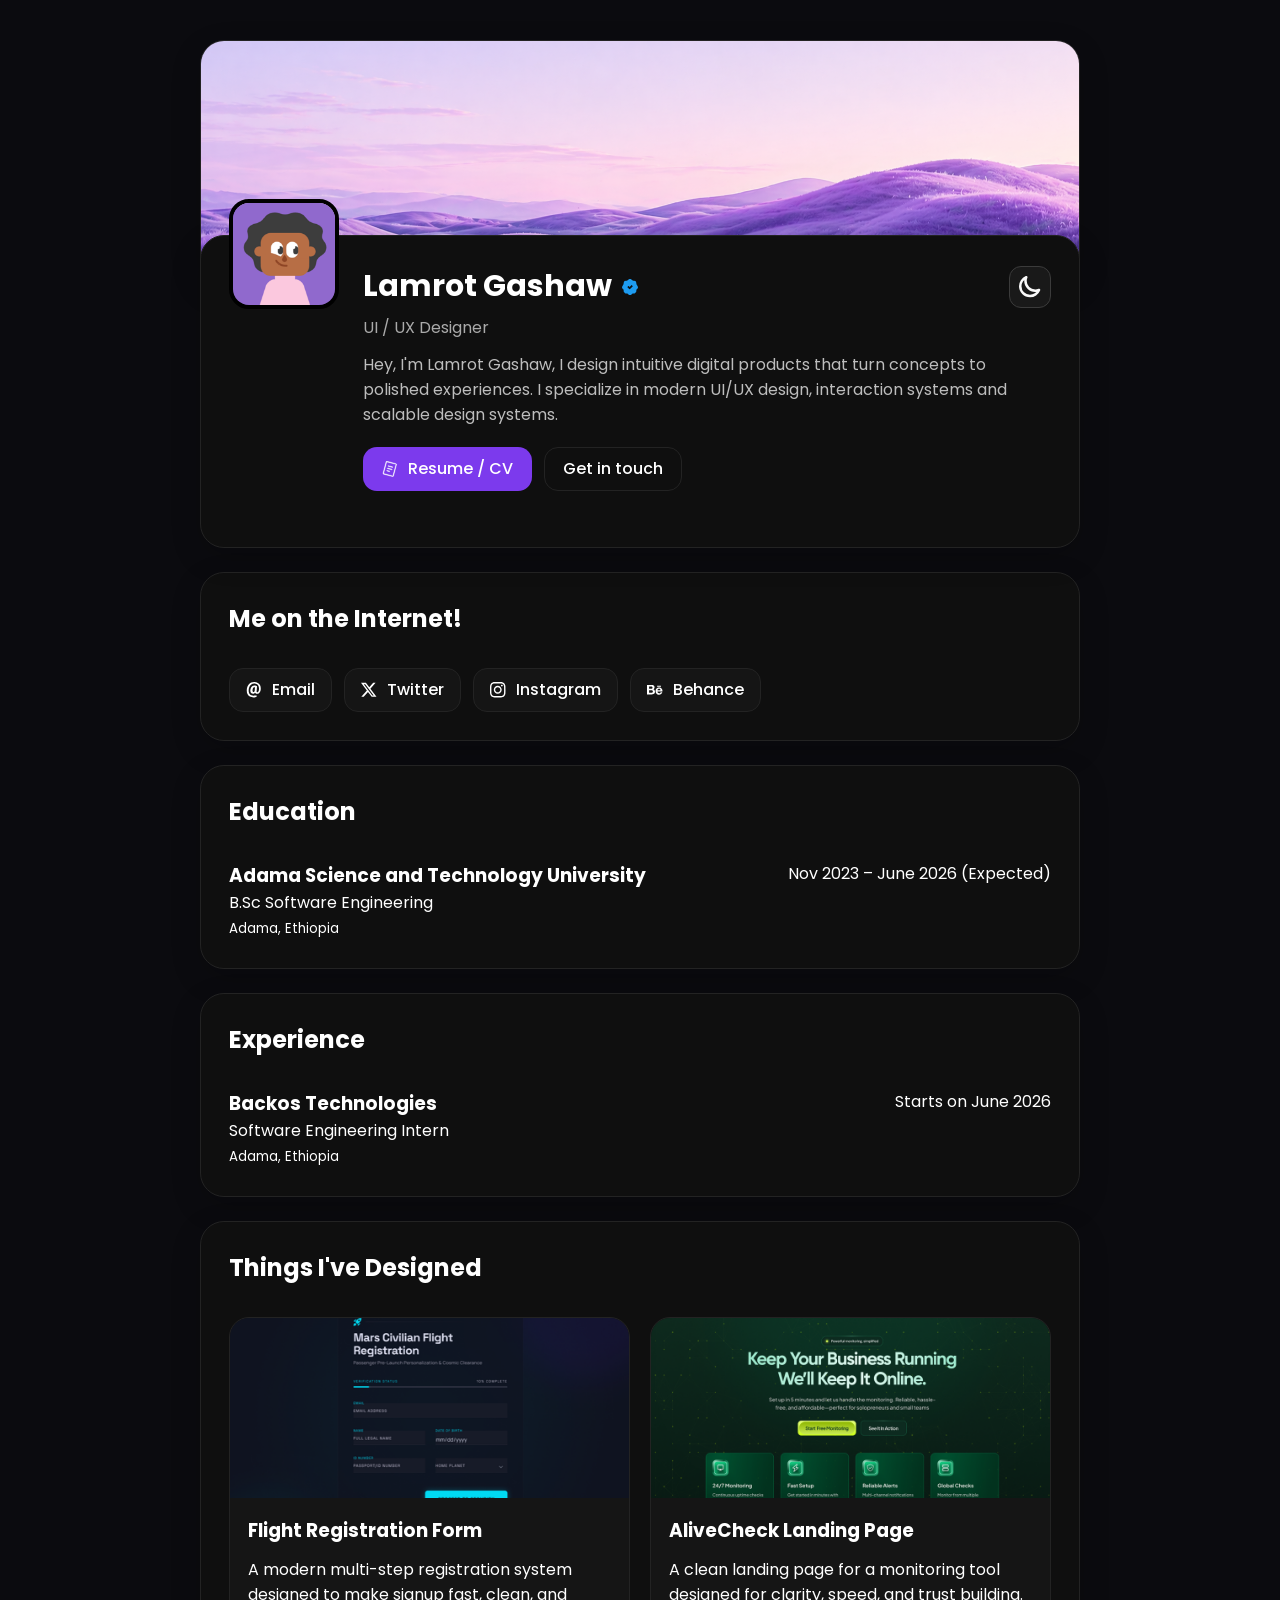
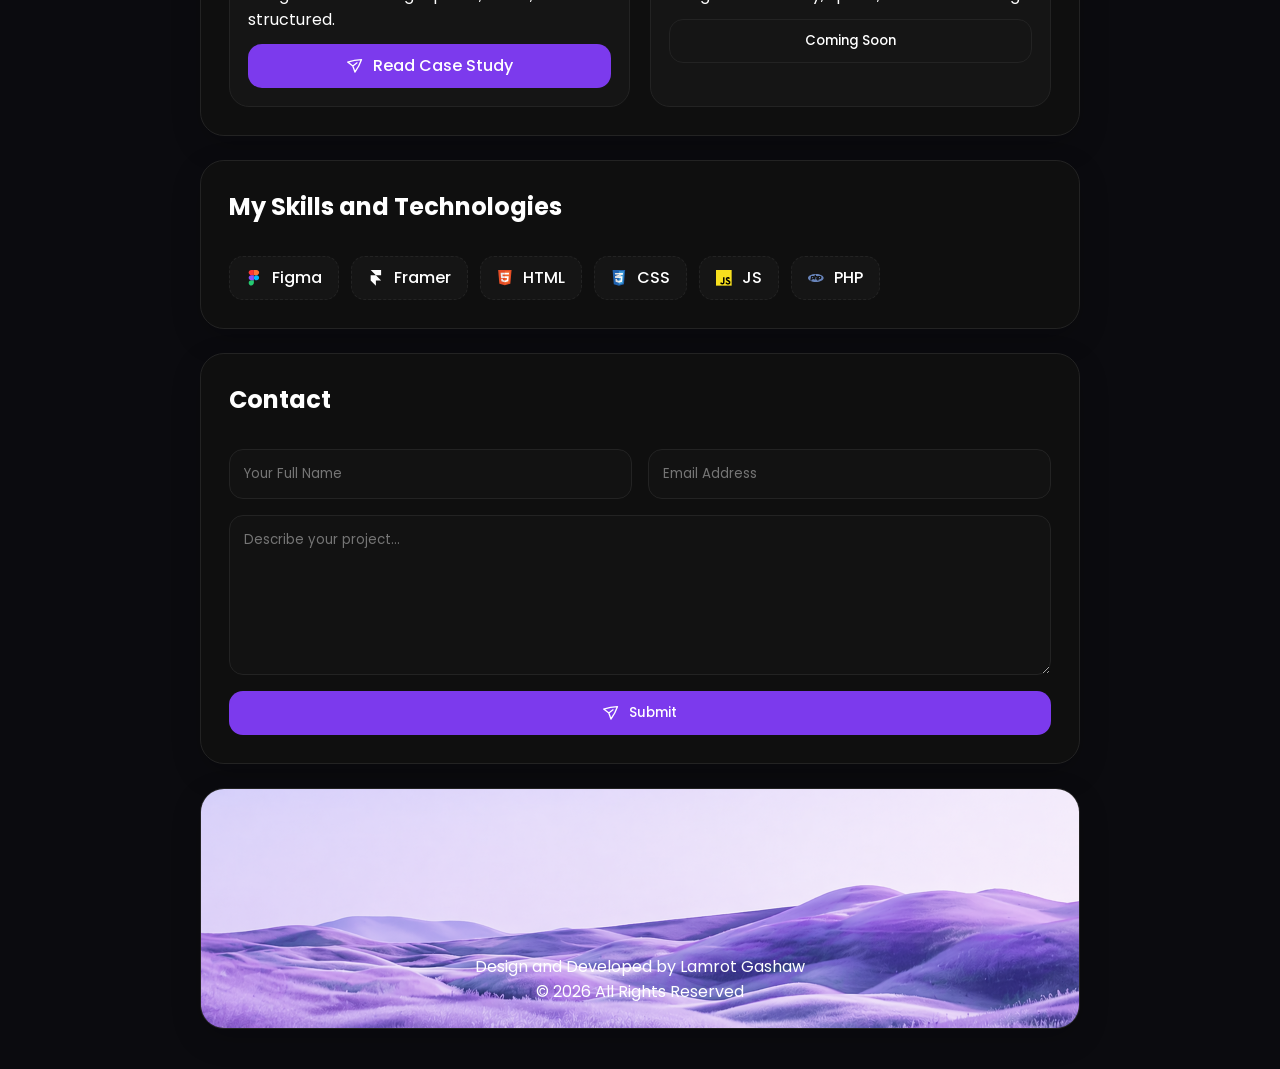
<file: index.html>
<!DOCTYPE html>
<html lang="en">
<head>
  <meta charset="UTF-8">
  <meta name="viewport" content="width=device-width, initial-scale=1.0">
  <title>Lamrot Gashaw Portfolio</title>

  <link href="https://fonts.googleapis.com/css2?family=Poppins:wght@300;400;500;600;700&display=swap" rel="stylesheet">
  <link rel="stylesheet" href="style.css">
</head>
<body>

<main class="page-wrapper">

  <!-- HERO -->
  <section class="section-card hero-cover">
    <img src="Assets/Images/top.png" alt="Cover Image" class="cover-image">
  </section>

  <!-- PROFILE -->
  <section class="section-card profile-section">
    <div class="profile">
      <img src="Assets/Images/profile.png" alt="Profile" class="avatar">

      <div class="profile-info">

        <div class="profile-header">
          <h1>
            Lamrot Gashaw
            <img src="Assets/Icons/verified.svg" alt="" class="inline-icon">
          </h1>

          <!-- THEME TOGGLE FIXED -->
          <button class="theme-toggle" id="themeToggle" type="button">
            <img src="Assets/Icons/moon.svg" alt="Theme toggle">
          </button>
        </div>

        <p class="role">UI / UX Designer</p>

        <p class="subtitle">
          Hey, I'm Lamrot Gashaw, I design intuitive digital products that turn concepts to polished
          experiences. I specialize in modern UI/UX design, interaction systems and scalable design systems.
        </p>

        <div class="buttons">
          <a href="Assets/Resume/Lamrot_Resume.pdf" target="_blank" class="btn primary">
            <img src="Assets/Icons/resume.svg" alt="" class="btn-icon">
            Resume / CV
          </a>

          <a href="#contact" class="btn ghost">
            Get in touch
          </a>
        </div>
      </div>
    </div>
  </section>

  <!-- INTERNET -->
  <section class="section-card">
    <h2>Me on the <strong>Internet</strong>!</h2>

    <div class="social-grid">
      <a href="mailto:lgutsa16@gmail.com" class="pill-btn"><img src="Assets/Icons/email.svg" class="btn-icon" alt="">Email</a>
      <a href="https://x.com/Lamrotgt" class="pill-btn"><img src="Assets/Icons/X.svg" class="btn-icon" alt="">Twitter</a>
      <a href="https://www.instagram.com/a_xatrix/" class="pill-btn"><img src="Assets/Icons/Insta.svg" class="btn-icon" alt="">Instagram</a>
      <a href="https://www.behance.net/lamrotgashaw" class="pill-btn"><img src="Assets/Icons/Behance.svg" class="btn-icon" alt="">Behance</a>
    </div>
  </section>

  <!-- EDUCATION -->
  <section class="section-card">
    <h2>Education</h2>

    <div class="card-row">
      <div>
        <h3>Adama Science and Technology University</h3>
        <p>B.Sc Software Engineering</p>
        <small>Adama, Ethiopia</small>
      </div>
      <span class="meta">Nov 2023 – June 2026 (Expected)</span>
    </div>
  </section>

  <!-- EXPERIENCE -->
  <section class="section-card">
    <h2>Experience</h2>

    <div class="card-row">
      <div>
        <h3>Backos Technologies</h3>
        <p>Software Engineering Intern</p>
        <small>Adama, Ethiopia</small>
      </div>
      <span class="meta">Starts on June 2026</span>
    </div>
  </section>

  <!-- PROJECTS -->
  <section class="section-card">
    <h2>Things I've Designed</h2>

    <div class="grid">

      <div class="project-card" data-link="case-study.html">
        <img src="Assets/Images/flightreg-thum.png" alt="" class="project-image">
        <div class="project-content">
          <h3>Flight Registration Form</h3>
          <p>A modern multi-step registration system designed to make signup fast, clean, and structured.</p>

          <a href="case-study.html" class="btn primary project-btn">
            <img src="Assets/Icons/submmit-arrow.svg" class="btn-icon" alt="">
            Read Case Study
          </a>
        </div>
      </div>

      <div class="project-card">
        <img src="Assets/Images/AliveCheck-thum.png" alt="" class="project-image">
        <div class="project-content">
          <h3>AliveCheck Landing Page</h3>
          <p>A clean landing page for a monitoring tool designed for clarity, speed, and trust building.</p>

          <button type="button" class="pill-btn static-btn">Coming Soon</button>
        </div>
      </div>

    </div>
  </section>

  <!-- SKILLS -->
  <section class="section-card">
    <h2>My Skills and Technologies</h2>

    <div class="social-grid">
      <span class="skill-btn"><img src="Assets/Icons/figma.svg" class="btn-icon" alt="">Figma</span>
      <span class="skill-btn"><img src="Assets/Icons/framer.svg" class="btn-icon" alt="">Framer</span>
      <span class="skill-btn"><img src="Assets/Icons/html.svg" class="btn-icon" alt="">HTML</span>
      <span class="skill-btn"><img src="Assets/Icons/css.svg" class="btn-icon" alt="">CSS</span>
      <span class="skill-btn"><img src="Assets/Icons/js.svg" class="btn-icon" alt="">JS</span>
      <span class="skill-btn"><img src="Assets/Icons/php.svg" class="btn-icon" alt="">PHP</span>
    </div>
  </section>

  <!-- CONTACT -->
  <section class="section-card" id="contact">
    <h2>Contact</h2>

    <form class="form" id="contactForm">
      <div class="form-row">
        <input type="text" name="name" id="name" placeholder="Your Full Name" required>
        <input type="email" name="email" id="email" placeholder="Email Address" required>
      </div>

      <textarea name="message" id="message" placeholder="Describe your project..." required></textarea>

      <button type="submit" class="btn primary full">
        <img src="Assets/Icons/submmit-arrow.svg" class="btn-icon" alt="">
        Submit
      </button>
    </form>
  </section>

  <!-- FOOTER -->
  <section class="section-card footer-image-card">
    <div class="footer-image">
      <img src="Assets/Images/footer.png" alt="" class="footer-bg">
      <p>Design and Developed by Lamrot Gashaw <br> © 2026 All Rights Reserved</p>
    </div>
  </section>

</main>

<!-- POPUP -->
<div class="popup-overlay" id="popupOverlay">
  <div class="popup">
    <p>I received your message, I’ll get back to you soon.</p>
  </div>
</div>

<script src="script.js"></script>
</body>
</html>
</file>
<file: style.css>
/* =========================
   BASE RESET
========================= */
*{
  margin:0;
  padding:0;
  box-sizing:border-box;
  font-family:"Poppins",sans-serif;
}

html{
  scroll-behavior:smooth;
}

/* =========================
   THEME VARIABLES
========================= */
:root{
  --bg:#0b0b0f;
  --card:#0f0f0f;
  --card2:#151515;
  --border:#232323;
  --text:#fff;
  --muted:#aaa;
  --muted2:#bdbdbd;
  --input:#121212;
  --hover:#1c1c1c;
  --primary:#7c3aed;
}

/* LIGHT MODE */
body.light{
  --bg:#f6f6f7;
  --card:#ffffff;
  --card2:#f2f2f2;
  --border:#e5e5e5;
  --text:#111;
  --muted:#555;
  --muted2:#666;
  --input:#ffffff;
  --hover:#ececec;
}

/* =========================
   GLOBAL
========================= */
body{
  background:var(--bg);
  color:var(--text);
}

.page-wrapper{
  max-width:920px;
  margin:40px auto;
  padding:0 20px;
}

/* =========================
   CARD SYSTEM
========================= */
.section-card{
  background:var(--card);
  border:1px solid var(--border);
  border-radius:24px;
  overflow:hidden;
  margin-bottom:24px;
  box-shadow:0 10px 30px rgba(0,0,0,.18);
  transition:.3s ease;
  padding-bottom:0;
}
.section-card > .social-grid,
.section-card > .buttons,
.section-card > .grid,
.section-card > .form,
.section-card > .card-row {
  padding-left: 28px;
  padding-right: 28px;
}

/* =========================
   HERO / PROFILE
========================= */
.hero-cover{
  padding:0 !important;
  overflow:hidden;
  position:relative;
  z-index:1;
}

.hero-cover{
  overflow:hidden;
  position:relative;
  z-index:1;
}
.cover-image{
  width:100%;
  height:239px;
  object-fit:cover;
  display:block;
  object-fit:cover;
}

.profile-section{
  overflow:visible;
  padding:28px;
  margin-top:-70px;
  position:relative;
  z-index:5;
  margin-top:-70px;
}

.profile{
  display:flex;
  gap:24px;
}

.avatar{
  width:110px;
  height:110px;
  object-fit:cover;
  border-radius:20px;
  border:4px solid #000;
  margin-top:-65px;
  position:relative;
  z-index:10;
  margin-top:-65px;
}

.profile-info h1{
  display:flex;
  align-items:center;
  gap:10px;
  font-size:30px;
}

/* HEADER FIX */
.profile-header{
  display:flex;
  justify-content:space-between;
  align-items:center;
}

/* THEME TOGGLE */
.theme-toggle{
  width:42px;
  height:42px;
  background:#191919;
  border:1px solid #3B3B3B;
  border-radius:12px;
  display:flex;
  align-items:center;
  justify-content:center;
  cursor:pointer;
  transition:.25s ease;
}

.theme-toggle:hover{
  background:var(--hover);
  transform:translateY(-2px);
}

.role{
  color:var(--muted);
  margin:6px 0 12px;
}

.subtitle{
  color:var(--muted2);
  margin-bottom:20px;
}

/* =========================
   ICONS
========================= */
.inline-icon,
.btn-icon{
  width:16px;
  height:16px;
}

/* =========================
   BUTTON SYSTEM (FIXED ALIGNMENT)
========================= */
.buttons,
.social-grid{
  display:flex;
  flex-wrap:wrap;
  gap:12px;
}

.social-grid,
.buttons,
.grid,
.card-row,
.form{
  padding-bottom:28px;
}
/* BASE BUTTON FIX */
.btn,
.pill-btn,
.skill-btn{
  display:inline-flex;
  align-items:center;
  justify-content:center; /* ✅ FIXED CENTER ALIGNMENT */
  gap:10px;
  text-decoration:none;
  color:var(--text);
  cursor:pointer;
  transition:.25s ease;
  font-weight:500;
  line-height:1; /* ✅ FIX TEXT VERTICAL ALIGN */
}

/* PRIMARY BUTTON */
.btn{
  padding:12px 18px;
  border-radius:14px;
  min-height:44px;
}

/* PRIMARY STYLE */
.primary{
  background:var(--primary);
  border:1px solid transparent;
}

.primary:hover{
  transform:translateY(-2px);
  box-shadow:0 10px 24px rgba(124,58,237,.25);
}

/* GHOST BUTTON */
.ghost{
  border:1px solid var(--border);
}

.ghost:hover{
  background:var(--hover);
}

/* PILL + SKILL BUTTONS */
.pill-btn,
.skill-btn{
  background:var(--card2);
  border:1px solid var(--border);
  padding:12px 16px;
  border-radius:14px;
  min-height:44px;
}

.skill-btn{
  border-style:dashed;
}

.pill-btn:hover,
.skill-btn:hover{
  background:var(--hover);
  border-color:#666;
  transform:translateY(-2px);
}

/* =========================
   SECTIONS
========================= */
h2{
  padding:28px 28px 12px;
  margin-bottom:20px;
}

.card-row{
  padding:0 28px 28px;
  display:flex;
  justify-content:space-between;
}

.grid{
  display:grid;
  grid-template-columns:repeat(2,1fr);
  gap:20px;
  padding:0 28px 28px;
}

/* =========================
   PROJECTS
========================= */
.project-card{
  background:var(--card2);
  border:1px solid var(--border);
  border-radius:20px;
  overflow:hidden;
  cursor:pointer;
}

.project-image{
  width:100%;
  height:180px;
  object-fit:cover;
  display:block;
}

.project-content{
  padding:18px;
  display:flex;
  flex-direction:column;
  gap:12px;
}

/* ALIGN BUTTONS IN PROJECT */
.project-btn{
  margin-top:auto;
}

/* =========================
   FORM
========================= */
.form{
  padding:0 28px 28px;
  display:flex;
  flex-direction:column;
  gap:16px;
}

.form-row{
  display:flex;
  gap:16px;
}

input,
textarea{
  width:100%;
  padding:14px;
  border-radius:14px;
  border:1px solid var(--border);
  background:var(--input);
  color:var(--text);
  transition:.25s ease;
}

textarea{
  min-height:160px;
}

input:focus,
textarea:focus{
  outline:none;
  border-color:var(--primary);
  box-shadow:0 0 0 3px rgba(124,58,237,.15);
}

/* =========================
   FOOTER
========================= */
.footer-image{
  position:relative;
  height:239px;
  overflow:hidden;
  border-radius:24px;
   margin-left:-28px;
  margin-right:-28px;
  width:calc(100% + 56px);
}

.footer-bg{
  width:100%;
  height:100%;
  object-fit:cover;
}

.footer-image p{
  position:absolute;
  bottom:24px;
  width:100%;
  text-align:center;
}

/* =========================
   POPUP
========================= */
.popup-overlay{
  position:fixed;
  inset:0;
  background:rgba(0,0,0,.6);
  display:flex;
  justify-content:center;
  align-items:center;
  opacity:0;
  visibility:hidden;
  transition:.25s ease;
}

.popup-overlay.active{
  opacity:1;
  visibility:visible;
}

.popup{
  background:var(--card);
  border:1px solid var(--border);
  border-radius:24px;
  padding:30px;
  width:320px;
  text-align:center;
  transform:scale(.9);
  transition:.25s ease;
  animation:pop .25s ease;
}

.popup-overlay.active .popup{
  transform:scale(1);
}

@keyframes pop{
  from{transform:scale(.9);opacity:0;}
  to{transform:scale(1);opacity:1;}
}

/* =========================
   RESPONSIVE
========================= */
@media(max-width:768px){
  .profile,
  .card-row,
  .form-row{
    flex-direction:column;
  }

  .grid{
    grid-template-columns:1fr;
  }
}

/* =========================
   COMING SOON POPUP
========================= */

.coming-popup{
  position:fixed;
  bottom:40px;
  left:50%;
  transform:translateX(-50%) translateY(20px);
  background:#121212;
  border:1px solid #2a2a2a;
  padding:14px 22px;
  border-radius:12px;
  color:#bdbdbd;
  font-size:14px;
  opacity:0;
  pointer-events:none;
  transition:.3s ease;
  z-index:9999;
}

.coming-popup.show{
  opacity:1;
  transform:translateX(-50%) translateY(0);
}
</file>
